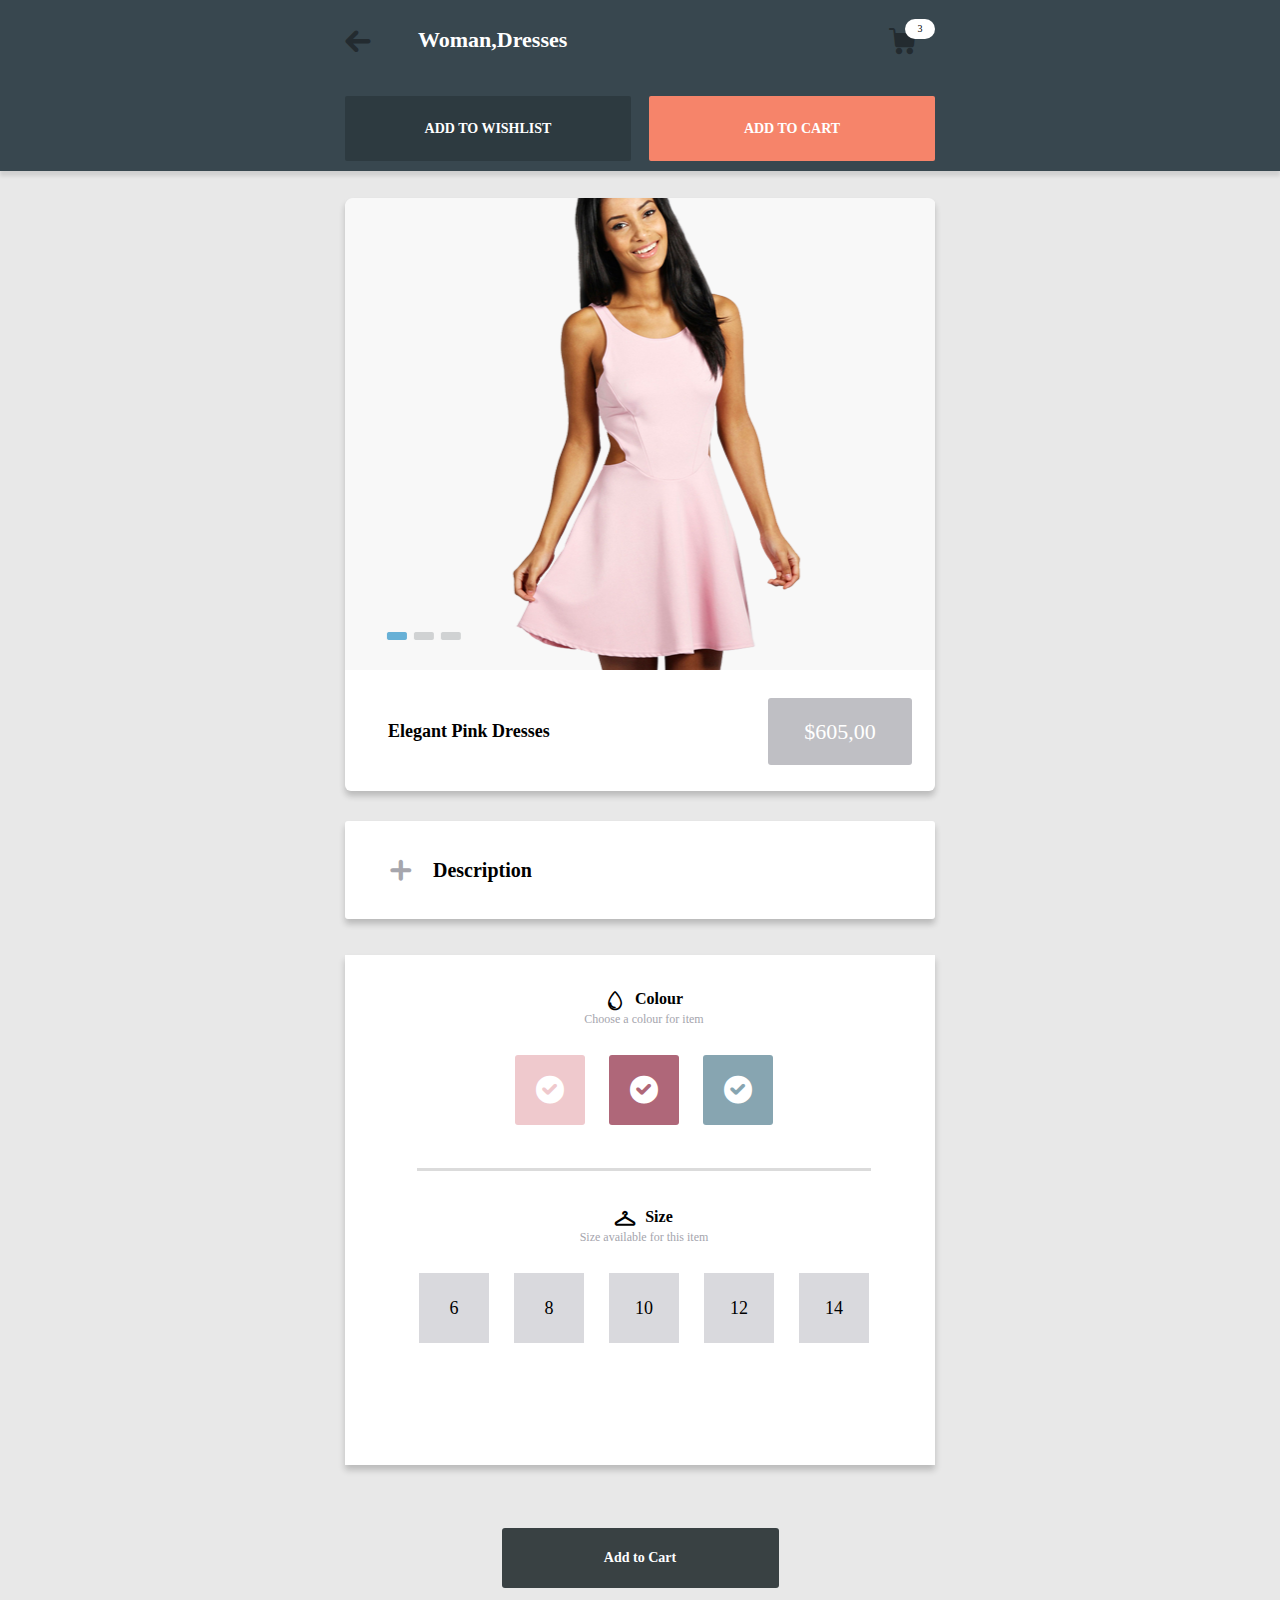
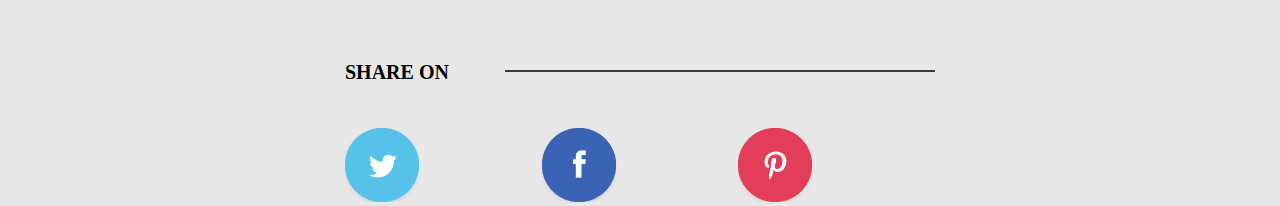
<file: m/index.html>
<!DOCTYPE html>
<html lang="en">
<head>
	<meta charset="UTF-8" />
	<title>women</title>
	<link rel="stylesheet" href="./css/style.css" />
	<link rel="stylesheet" href="./css/reset.css" />
	<link rel="stylesheet" href="./font/iconfont.css" />
	<meta id="viewport" name="viewport" content="width=device-width,minimum-scale=1,maximum-scale=1">
	<script src="js/jquery-3.3.1.min.js"></script>
	<script src="js/m.js"></script>
	<script>
		window.onload = window.onresize = function(){
			var view_width = document.getElementsByTagName('html')[0].getBoundingClientRect().width;

			var _html = document.getElementsByTagName('html')[0];
			view_width>640?_html.style.fontSize = 640 / 16 + 'px':_html.style.fontSize = view_width / 16 + 'px';
		}
	</script>
	<script src=""></script>
</head>
<body>
	<div class="Top">
		<div class="wrapper">
			<div class="header">
				<a href="###" class="return"><i class="iconfont">&#xe600;</i></a>
				<span class="title">Woman,Dresses</span>
				<a href="" class="shops"><i class="iconfont">&#xe6ba;</i><span>3</span></a>
			</div>
			<div class="button">
				<a href="">add to wishlist</a>
				<a href="">add to cart</a>
			</div>
		</div>
	</div>
	<div class="content">
		<ul class="banner">
			<li><a href=""><img src="img/banner.png" alt="" /></a></li>
		</ul>
		<div class="botm">
			<a href="###" class="text">Elegant Pink Dresses</a>
			<a href="" class="butn">$605,00</a>
		</div>
	</div>
	<div class="tianjia">
		<a href="###" class="jia"><i class="iconfont">&#xe721;</i></a>
		<p class="jia_p">Description</p>
	</div>
	<div class="conten_2">
		<h1><i class="iconfont">&#xe750;</i>Colour</h1>
		<p class="chioi">Choose a colour for item</p>
		<div class="btn">
			<a href="###" class="a1"><i class="iconfont">&#xe610;</i></a>
			<a href="###"><i class="iconfont">&#xe610;</i></a>
			<a href="###"><i class="iconfont">&#xe610;</i></a>
		</div>
		<div class="line"></div>
		<h1><i class="iconfont">&#xe7ad;</i>Size</h1>
		<p class="chioi">Size available for this item</p>
		<div class="commt">
			<a href="###">6</a>
			<a href="###">8</a>
			<a href="###">10</a>
			<a href="###">12</a>
			<a href="###">14</a>
		</div>
	</div>
	<a class="btnnn">Add to Cart</a>
	<div class="footer">
		<div class="foot_t">
			<span class="wen">share on</span>
			<span class="foo_line"></span>
		</div>
		<div class="foot_b">
			<div>
				<img src="img/1.png" alt="" />
				<span class="bg">205</span>
			</div>
			<div>
				<img src="img/2.png" alt="" />
				<span class="bg">332</span>
			</div>
			<div>
				<img src="img/3.png" alt="" />
				<span class="bg">112</span>
			</div>
		</div>
	</div>
</body>
</html>
</file>
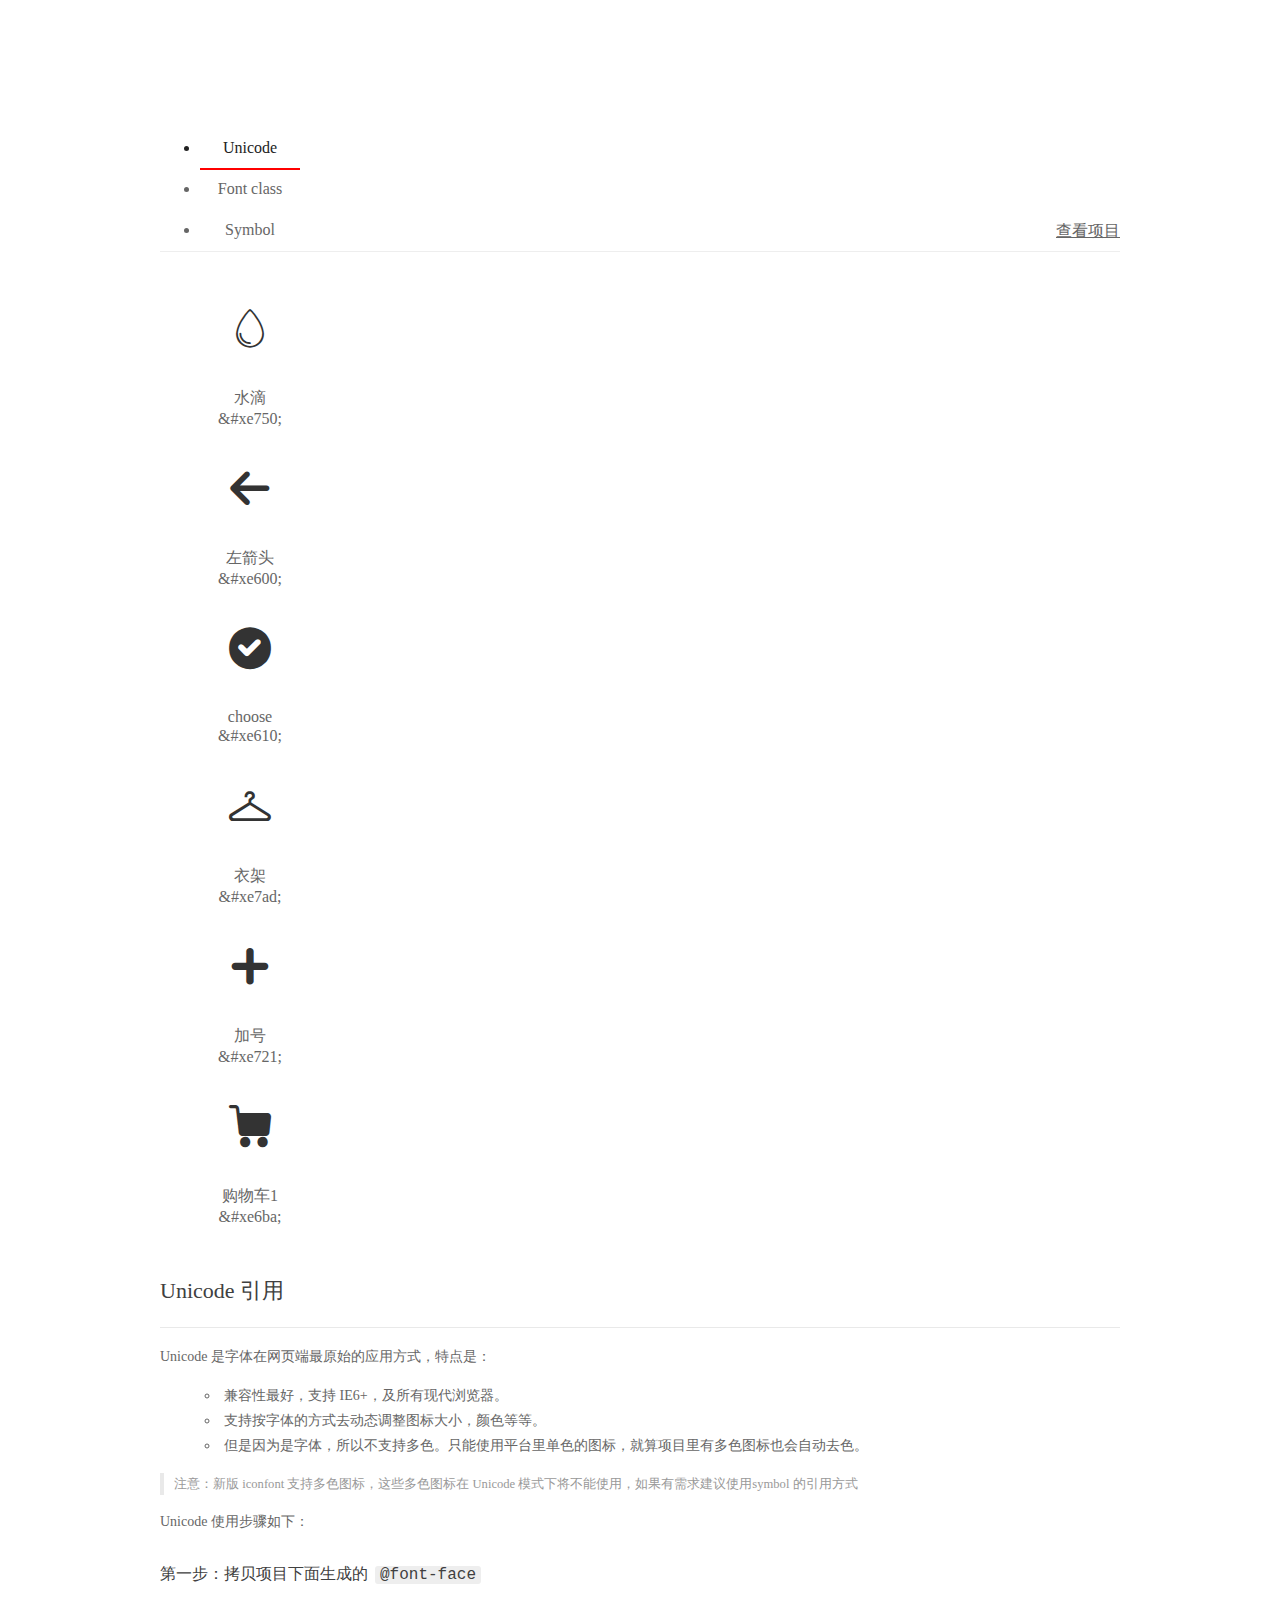
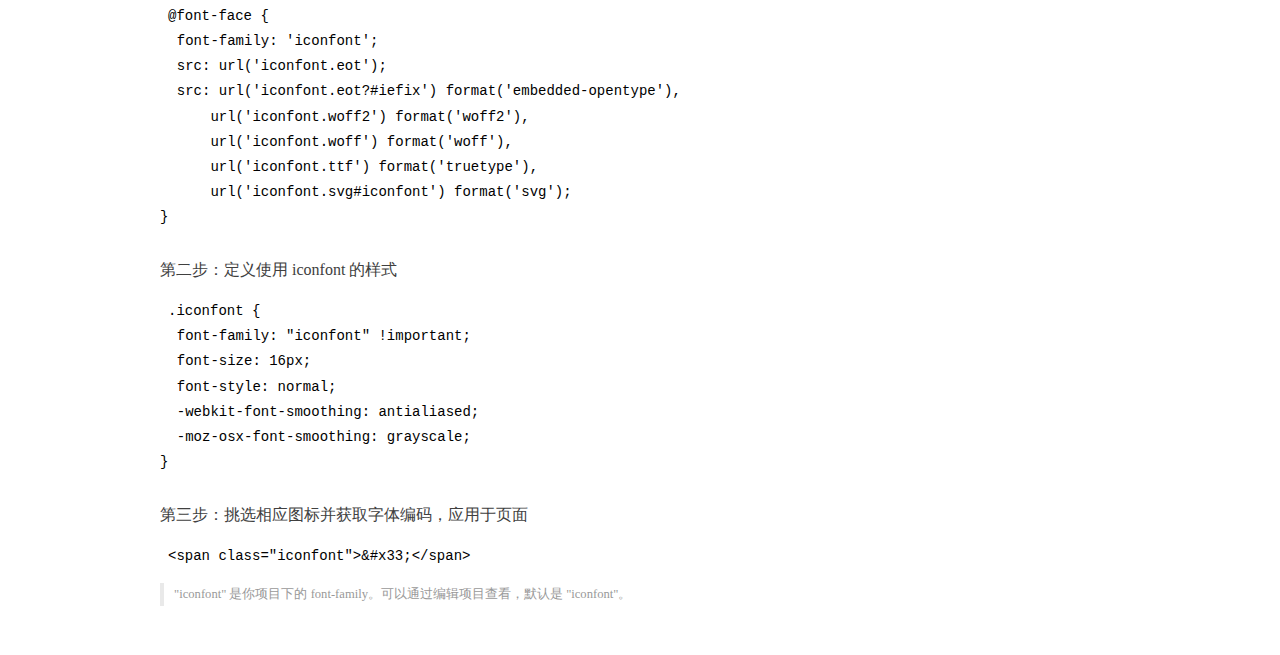
<file: m/font/demo_index.html>
<!DOCTYPE html>
<html>
<head>
  <meta charset="utf-8"/>
  <title>IconFont Demo</title>
  <link rel="shortcut icon" href="https://gtms04.alicdn.com/tps/i4/TB1_oz6GVXXXXaFXpXXJDFnIXXX-64-64.ico" type="image/x-icon"/>
  <link rel="stylesheet" href="https://g.alicdn.com/thx/cube/1.3.2/cube.min.css">
  <link rel="stylesheet" href="demo.css">
  <link rel="stylesheet" href="iconfont.css">
  <script src="iconfont.js"></script>
  <!-- jQuery -->
  <script src="https://a1.alicdn.com/oss/uploads/2018/12/26/7bfddb60-08e8-11e9-9b04-53e73bb6408b.js"></script>
  <!-- 代码高亮 -->
  <script src="https://a1.alicdn.com/oss/uploads/2018/12/26/a3f714d0-08e6-11e9-8a15-ebf944d7534c.js"></script>
</head>
<body>
  <div class="main">
    <h1 class="logo"><a href="https://www.iconfont.cn/" title="iconfont 首页" target="_blank">&#xe86b;</a></h1>
    <div class="nav-tabs">
      <ul id="tabs" class="dib-box">
        <li class="dib active"><span>Unicode</span></li>
        <li class="dib"><span>Font class</span></li>
        <li class="dib"><span>Symbol</span></li>
      </ul>
      
      <a href="https://www.iconfont.cn/manage/index?manage_type=myprojects&projectId=1167451" target="_blank" class="nav-more">查看项目</a>
      
    </div>
    <div class="tab-container">
      <div class="content unicode" style="display: block;">
          <ul class="icon_lists dib-box">
          
            <li class="dib">
              <span class="icon iconfont">&#xe750;</span>
                <div class="name">水滴</div>
                <div class="code-name">&amp;#xe750;</div>
              </li>
          
            <li class="dib">
              <span class="icon iconfont">&#xe600;</span>
                <div class="name">左箭头</div>
                <div class="code-name">&amp;#xe600;</div>
              </li>
          
            <li class="dib">
              <span class="icon iconfont">&#xe610;</span>
                <div class="name">choose</div>
                <div class="code-name">&amp;#xe610;</div>
              </li>
          
            <li class="dib">
              <span class="icon iconfont">&#xe7ad;</span>
                <div class="name">衣架</div>
                <div class="code-name">&amp;#xe7ad;</div>
              </li>
          
            <li class="dib">
              <span class="icon iconfont">&#xe721;</span>
                <div class="name">加号</div>
                <div class="code-name">&amp;#xe721;</div>
              </li>
          
            <li class="dib">
              <span class="icon iconfont">&#xe6ba;</span>
                <div class="name">购物车1</div>
                <div class="code-name">&amp;#xe6ba;</div>
              </li>
          
          </ul>
          <div class="article markdown">
          <h2 id="unicode-">Unicode 引用</h2>
          <hr>

          <p>Unicode 是字体在网页端最原始的应用方式，特点是：</p>
          <ul>
            <li>兼容性最好，支持 IE6+，及所有现代浏览器。</li>
            <li>支持按字体的方式去动态调整图标大小，颜色等等。</li>
            <li>但是因为是字体，所以不支持多色。只能使用平台里单色的图标，就算项目里有多色图标也会自动去色。</li>
          </ul>
          <blockquote>
            <p>注意：新版 iconfont 支持多色图标，这些多色图标在 Unicode 模式下将不能使用，如果有需求建议使用symbol 的引用方式</p>
          </blockquote>
          <p>Unicode 使用步骤如下：</p>
          <h3 id="-font-face">第一步：拷贝项目下面生成的 <code>@font-face</code></h3>
<pre><code class="language-css"
>@font-face {
  font-family: 'iconfont';
  src: url('iconfont.eot');
  src: url('iconfont.eot?#iefix') format('embedded-opentype'),
      url('iconfont.woff2') format('woff2'),
      url('iconfont.woff') format('woff'),
      url('iconfont.ttf') format('truetype'),
      url('iconfont.svg#iconfont') format('svg');
}
</code></pre>
          <h3 id="-iconfont-">第二步：定义使用 iconfont 的样式</h3>
<pre><code class="language-css"
>.iconfont {
  font-family: "iconfont" !important;
  font-size: 16px;
  font-style: normal;
  -webkit-font-smoothing: antialiased;
  -moz-osx-font-smoothing: grayscale;
}
</code></pre>
          <h3 id="-">第三步：挑选相应图标并获取字体编码，应用于页面</h3>
<pre>
<code class="language-html"
>&lt;span class="iconfont"&gt;&amp;#x33;&lt;/span&gt;
</code></pre>
          <blockquote>
            <p>"iconfont" 是你项目下的 font-family。可以通过编辑项目查看，默认是 "iconfont"。</p>
          </blockquote>
          </div>
      </div>
      <div class="content font-class">
        <ul class="icon_lists dib-box">
          
          <li class="dib">
            <span class="icon iconfont icon-iconset0457"></span>
            <div class="name">
              水滴
            </div>
            <div class="code-name">.icon-iconset0457
            </div>
          </li>
          
          <li class="dib">
            <span class="icon iconfont icon-left-arrow"></span>
            <div class="name">
              左箭头
            </div>
            <div class="code-name">.icon-left-arrow
            </div>
          </li>
          
          <li class="dib">
            <span class="icon iconfont icon-choose"></span>
            <div class="name">
              choose
            </div>
            <div class="code-name">.icon-choose
            </div>
          </li>
          
          <li class="dib">
            <span class="icon iconfont icon-yijia"></span>
            <div class="name">
              衣架
            </div>
            <div class="code-name">.icon-yijia
            </div>
          </li>
          
          <li class="dib">
            <span class="icon iconfont icon-jiahao"></span>
            <div class="name">
              加号
            </div>
            <div class="code-name">.icon-jiahao
            </div>
          </li>
          
          <li class="dib">
            <span class="icon iconfont icon-gouwuche"></span>
            <div class="name">
              购物车1
            </div>
            <div class="code-name">.icon-gouwuche
            </div>
          </li>
          
        </ul>
        <div class="article markdown">
        <h2 id="font-class-">font-class 引用</h2>
        <hr>

        <p>font-class 是 Unicode 使用方式的一种变种，主要是解决 Unicode 书写不直观，语意不明确的问题。</p>
        <p>与 Unicode 使用方式相比，具有如下特点：</p>
        <ul>
          <li>兼容性良好，支持 IE8+，及所有现代浏览器。</li>
          <li>相比于 Unicode 语意明确，书写更直观。可以很容易分辨这个 icon 是什么。</li>
          <li>因为使用 class 来定义图标，所以当要替换图标时，只需要修改 class 里面的 Unicode 引用。</li>
          <li>不过因为本质上还是使用的字体，所以多色图标还是不支持的。</li>
        </ul>
        <p>使用步骤如下：</p>
        <h3 id="-fontclass-">第一步：引入项目下面生成的 fontclass 代码：</h3>
<pre><code class="language-html">&lt;link rel="stylesheet" href="./iconfont.css"&gt;
</code></pre>
        <h3 id="-">第二步：挑选相应图标并获取类名，应用于页面：</h3>
<pre><code class="language-html">&lt;span class="iconfont icon-xxx"&gt;&lt;/span&gt;
</code></pre>
        <blockquote>
          <p>"
            iconfont" 是你项目下的 font-family。可以通过编辑项目查看，默认是 "iconfont"。</p>
        </blockquote>
      </div>
      </div>
      <div class="content symbol">
          <ul class="icon_lists dib-box">
          
            <li class="dib">
                <svg class="icon svg-icon" aria-hidden="true">
                  <use xlink:href="#icon-iconset0457"></use>
                </svg>
                <div class="name">水滴</div>
                <div class="code-name">#icon-iconset0457</div>
            </li>
          
            <li class="dib">
                <svg class="icon svg-icon" aria-hidden="true">
                  <use xlink:href="#icon-left-arrow"></use>
                </svg>
                <div class="name">左箭头</div>
                <div class="code-name">#icon-left-arrow</div>
            </li>
          
            <li class="dib">
                <svg class="icon svg-icon" aria-hidden="true">
                  <use xlink:href="#icon-choose"></use>
                </svg>
                <div class="name">choose</div>
                <div class="code-name">#icon-choose</div>
            </li>
          
            <li class="dib">
                <svg class="icon svg-icon" aria-hidden="true">
                  <use xlink:href="#icon-yijia"></use>
                </svg>
                <div class="name">衣架</div>
                <div class="code-name">#icon-yijia</div>
            </li>
          
            <li class="dib">
                <svg class="icon svg-icon" aria-hidden="true">
                  <use xlink:href="#icon-jiahao"></use>
                </svg>
                <div class="name">加号</div>
                <div class="code-name">#icon-jiahao</div>
            </li>
          
            <li class="dib">
                <svg class="icon svg-icon" aria-hidden="true">
                  <use xlink:href="#icon-gouwuche"></use>
                </svg>
                <div class="name">购物车1</div>
                <div class="code-name">#icon-gouwuche</div>
            </li>
          
          </ul>
          <div class="article markdown">
          <h2 id="symbol-">Symbol 引用</h2>
          <hr>

          <p>这是一种全新的使用方式，应该说这才是未来的主流，也是平台目前推荐的用法。相关介绍可以参考这篇<a href="">文章</a>
            这种用法其实是做了一个 SVG 的集合，与另外两种相比具有如下特点：</p>
          <ul>
            <li>支持多色图标了，不再受单色限制。</li>
            <li>通过一些技巧，支持像字体那样，通过 <code>font-size</code>, <code>color</code> 来调整样式。</li>
            <li>兼容性较差，支持 IE9+，及现代浏览器。</li>
            <li>浏览器渲染 SVG 的性能一般，还不如 png。</li>
          </ul>
          <p>使用步骤如下：</p>
          <h3 id="-symbol-">第一步：引入项目下面生成的 symbol 代码：</h3>
<pre><code class="language-html">&lt;script src="./iconfont.js"&gt;&lt;/script&gt;
</code></pre>
          <h3 id="-css-">第二步：加入通用 CSS 代码（引入一次就行）：</h3>
<pre><code class="language-html">&lt;style&gt;
.icon {
  width: 1em;
  height: 1em;
  vertical-align: -0.15em;
  fill: currentColor;
  overflow: hidden;
}
&lt;/style&gt;
</code></pre>
          <h3 id="-">第三步：挑选相应图标并获取类名，应用于页面：</h3>
<pre><code class="language-html">&lt;svg class="icon" aria-hidden="true"&gt;
  &lt;use xlink:href="#icon-xxx"&gt;&lt;/use&gt;
&lt;/svg&gt;
</code></pre>
          </div>
      </div>

    </div>
  </div>
  <script>
  $(document).ready(function () {
      $('.tab-container .content:first').show()

      $('#tabs li').click(function (e) {
        var tabContent = $('.tab-container .content')
        var index = $(this).index()

        if ($(this).hasClass('active')) {
          return
        } else {
          $('#tabs li').removeClass('active')
          $(this).addClass('active')

          tabContent.hide().eq(index).fadeIn()
        }
      })
    })
  </script>
</body>
</html>
</file>
<file: m/css/style.css>
.Top{
	width: 100%;
	height: 4.275rem;
	background-color: #38474F;
	box-shadow: 0 0.125rem 0.09rem rgba(0,0,0,.1);
	margin-bottom: 0.675rem;
}
.header{
	width: 100%;
	padding: 0.675rem 0 0.875rem;
	display: block;
	height: 0.85rem;
	clear: both;
}
.return{
	color: #232B30;
	font-size: 0.65rem;
	font-weight: 700;
	margin-right: 1.175rem;
	float: left;
}
.title{
	font-size: 0.55rem;
	color: #fff;
	font-weight: 700;
	float: left;
}
.shops{
	display: block;
	float: right;
	font-size: 0.65rem;
	color: #232B30;
	cursor: pointer;
	position:relative;
	margin-right: 0.5rem;
}
.shops span{
	width: 0.75rem;
	height: 0.5rem;
	background-color: #fff;
	color: #000;
	line-height: 0.5rem;
	text-align: center;
	display: block;
	font-size: 0.25rem;
	border-radius: 0.3rem;
	position: absolute;
	top: -0.2rem;
	right: -0.5rem;
}
.button{
	width: 100%;
	height: 1.625rem;
}
.button a:nth-child(1){
	width: 7.15rem;
	height: 1.625rem;
	background-color: #2D3A40;
	color: #fff;
	font-size: 0.35rem;
	text-align: center;
	line-height: 1.625rem;
	display: block;
	float: left;
	border-radius: 0.05rem;
	text-transform: uppercase;
	font-weight: 700;
}
.button a:nth-child(2){
	width: 7.15rem;
	height: 1.625rem;
	background-color: #F6846A;
	color: #fff;
	font-size: 0.35rem;
	text-align: center;
	line-height: 1.625rem;
	display: block;
	float: right;
	border-radius: 0.05rem;
	text-transform: uppercase;
	font-weight: 700;
}
.content{
	width: 14.75rem;
	height: 14.825rem;
	background-color: #fff;
	box-shadow: 0 0.125rem 0.165rem rgba(0,0,0,.2);
	margin-left: auto;
	margin-right: auto;
	border-radius: 0.15rem;
}
.banner li a img{ 
	width: 14.75rem;
	height: 11.825rem;
}
.botm{
	width: 13.1rem;
	height: 1.675rem;
	padding-top: 0.675rem;
	padding-bottom: 0.675rem;
	padding-right: 0.675rem;
	padding-left: 1.075rem;
	overflow: hidden;
}
.text{
	height: 1.675rem;
	line-height: 1.675rem;
	color: #000;
	font-size: 0.45rem;
	font-weight: 700;
	float: left;
}
.butn{
	width: 3.6rem;
	height: 1.675rem;
	line-height: 1.675rem;
	text-align: center;
	color: #fff;
	font-size: 0.55rem;
	float: right;
	background-color: #BFBFC4;
	border-radius: 0.075rem;
}
.tianjia{
	width: 13.65rem;
	height: 2.45rem;
	padding-left: 1.1rem;
	background-color: #fff;
	border-radius: 0.075rem;
	margin-top: 0.75rem;
	margin-bottom: 0.9rem;
	box-shadow: 0 0.125rem 0.165rem rgba(0,0,0,.2);
	margin-left: auto;
	margin-right: auto;
}
.jia{
	display: block;
	float: left;
	line-height: 2.45rem;
	font-size: 0.6rem;
	color: #A6A6AD;
}
.jia_p{
	font-size: 0.5rem;
	font-weight: 700;
	color: #000;
	line-height: 2.45rem;
	margin-left: 1.1rem;
}
.conten_2{
	width: 11.35rem;
	height: 10.85rem;
	margin-left: auto;
	margin-right: auto;
	margin-bottom: 1.575rem;
	padding-top: 0.85rem;
	padding-bottom: 0.85rem;
	padding-left: 1.8rem;
	padding-right: 1.6rem;
	padding-bottom: 1.05rem;
	box-shadow: 0 0.125rem 0.165rem rgba(0,0,0,.2);
	background-color: #fff;
	text-align: center;
}
.conten_2 h1{
	font-size: 0.4rem;
	color: #000;
	vertical-align: middle;
}
.conten_2 h1 i{
	font-size: 0.5rem;
	color: #000;
	vertical-align: middle;
	margin-right: 0.25rem;
}
.chioi{
	font-size: 0.3rem;
	color: #A5A5AD;
	margin-bottom: 0.7rem;
}
.btn{
	width: 6.6rem;
	height: 1.75rem;
	margin-left: auto;
	margin-right: auto;
	font-size: 0;
}
.btn a{
	width: 1.75rem;
	height: 1.75rem;
	border-radius: 0.075rem;
	display: inline-block;
	font-size: 0.7rem;
	text-align: center;
	line-height: 1.75rem;
	color: #fff;
}

.btn a:nth-child(1){
	background-color: #EFC9CD;

}
.btn a:nth-child(2){
	margin: 0 0.6rem;
	background-color: #AF6779;
}
.btn a:nth-child(3){
	background-color: #87A5B1;
}
.line{
	width: 100%;
	height: 0.075rem;
	background-color: #DBDBDB;
	margin-top: 1.075rem;
	margin-bottom: 0.9rem;
}
.commt{
	width: 11.35rem;
	height: 1.775rem;
	margin: 0 auto;
	font-size: 0;
}
.commt a{
	width: 1.75rem;
	hyphens: 1.75rem;
	line-height: 1.75rem;
	text-align: center;
	color: #000;
	font-size: 0.45rem;
	background-color: #D9D9DD;
	display: inline-block;
	margin-right: 0.625rem;
}
.commt a:last-child{
	margin-right: 0;
}
.commt a:hover{
	background-color: #67AFD5;
	color: #fff;
}
.btnnn{
	margin-left: auto;
	margin-right: auto;
	width: 6.925rem;
	height: 1.5rem;
	background-color: #394143;
	text-align: center;
	line-height: 1.5rem;
	font-size: 0.35rem;
	color: #fff;
	border: 0;
	outline: none;
	border-radius: 0.075rem;
	font-weight: 700;
	display: block;
	margin-bottom: 1.825rem;
}
.footer{
	width: 14.75rem;
	overflow: hidden;
	margin-left: auto;
	margin-right: auto;
}
.foot_t{
	width: 100%;
	height: 0.55rem;
	clear: both;
}
.wen{
	font-size: 0.5rem;
	height: 0.5rem;
	float: left;
	display: block;
	color: #000;
	text-transform: uppercase;
	font-weight: 700;
	line-height: 0.55rem;
	display: block;
}
.foo_line{
	width: 10.75rem;
	height: 0.05rem;
	background-color: #323B3E;
	display: block;
	float: right;
	margin-top: 0.225rem;
}
.foot_b div{
	width: 33.333%;
	display: flex;
	height: 1.95rem;
	float: left;
	margin-top: 1.125rem;
	position: relative;
}
.foot_b div img{
	width:1.85rem;
	height:1.85rem;
	position: absolute;
	left: 0;
}
.bg{
	background: url(../img/bg.png) no-repeat;
	width: 1.75rem;
	height:0.975rem;
	position: absolute;
	font-size: 0.3rem;
	line-height: 0.975rem;
	text-align: center;
	right: 0.8rem;
	top: 0.425rem;
	display: none;
}
.foot_b div:hover .bg{
	display: block;
}
</file>
<file: m/font/iconfont.css>
@font-face {font-family: "iconfont";
  src: url('iconfont.eot?t=1556523957980'); /* IE9 */
  src: url('iconfont.eot?t=1556523957980#iefix') format('embedded-opentype'), /* IE6-IE8 */
  url('[data-uri]') format('woff2'),
  url('iconfont.woff?t=1556523957980') format('woff'),
  url('iconfont.ttf?t=1556523957980') format('truetype'), /* chrome, firefox, opera, Safari, Android, iOS 4.2+ */
  url('iconfont.svg?t=1556523957980#iconfont') format('svg'); /* iOS 4.1- */
}

.iconfont {
  font-family: "iconfont" !important;
  font-style: normal;
  -webkit-font-smoothing: antialiased;
  -moz-osx-font-smoothing: grayscale;
}

.icon-iconset0457:before {
  content: "\e750";
}

.icon-left-arrow:before {
  content: "\e600";
}

.icon-choose:before {
  content: "\e610";
}

.icon-yijia:before {
  content: "\e7ad";
}

.icon-jiahao:before {
  content: "\e721";
}

.icon-gouwuche:before {
  content: "\e6ba";
}
</file>
<file: m/font/demo.css>
/* Logo 字体 */
@font-face {
  font-family: "iconfont logo";
  src: url('https://at.alicdn.com/t/font_985780_km7mi63cihi.eot?t=1545807318834');
  src: url('https://at.alicdn.com/t/font_985780_km7mi63cihi.eot?t=1545807318834#iefix') format('embedded-opentype'),
    url('https://at.alicdn.com/t/font_985780_km7mi63cihi.woff?t=1545807318834') format('woff'),
    url('https://at.alicdn.com/t/font_985780_km7mi63cihi.ttf?t=1545807318834') format('truetype'),
    url('https://at.alicdn.com/t/font_985780_km7mi63cihi.svg?t=1545807318834#iconfont') format('svg');
}

.logo {
  font-family: "iconfont logo";
  font-size: 160px;
  font-style: normal;
  -webkit-font-smoothing: antialiased;
  -moz-osx-font-smoothing: grayscale;
}

/* tabs */
.nav-tabs {
  position: relative;
}

.nav-tabs .nav-more {
  position: absolute;
  right: 0;
  bottom: 0;
  height: 42px;
  line-height: 42px;
  color: #666;
}

#tabs {
  border-bottom: 1px solid #eee;
}

#tabs li {
  cursor: pointer;
  width: 100px;
  height: 40px;
  line-height: 40px;
  text-align: center;
  font-size: 16px;
  border-bottom: 2px solid transparent;
  position: relative;
  z-index: 1;
  margin-bottom: -1px;
  color: #666;
}


#tabs .active {
  border-bottom-color: #f00;
  color: #222;
}

.tab-container .content {
  display: none;
}

/* 页面布局 */
.main {
  padding: 30px 100px;
  width: 960px;
  margin: 0 auto;
}

.main .logo {
  color: #333;
  text-align: left;
  margin-bottom: 30px;
  line-height: 1;
  height: 110px;
  margin-top: -50px;
  overflow: hidden;
  *zoom: 1;
}

.main .logo a {
  font-size: 160px;
  color: #333;
}

.helps {
  margin-top: 40px;
}

.helps pre {
  padding: 20px;
  margin: 10px 0;
  border: solid 1px #e7e1cd;
  background-color: #fffdef;
  overflow: auto;
}

.icon_lists {
  width: 100% !important;
  overflow: hidden;
  *zoom: 1;
}

.icon_lists li {
  width: 100px;
  margin-bottom: 10px;
  margin-right: 20px;
  text-align: center;
  list-style: none !important;
  cursor: default;
}

.icon_lists li .code-name {
  line-height: 1.2;
}

.icon_lists .icon {
  display: block;
  height: 100px;
  line-height: 100px;
  font-size: 42px;
  margin: 10px auto;
  color: #333;
  -webkit-transition: font-size 0.25s linear, width 0.25s linear;
  -moz-transition: font-size 0.25s linear, width 0.25s linear;
  transition: font-size 0.25s linear, width 0.25s linear;
}

.icon_lists .icon:hover {
  font-size: 100px;
}

.icon_lists .svg-icon {
  /* 通过设置 font-size 来改变图标大小 */
  width: 1em;
  /* 图标和文字相邻时，垂直对齐 */
  vertical-align: -0.15em;
  /* 通过设置 color 来改变 SVG 的颜色/fill */
  fill: currentColor;
  /* path 和 stroke 溢出 viewBox 部分在 IE 下会显示
      normalize.css 中也包含这行 */
  overflow: hidden;
}

.icon_lists li .name,
.icon_lists li .code-name {
  color: #666;
}

/* markdown 样式 */
.markdown {
  color: #666;
  font-size: 14px;
  line-height: 1.8;
}

.highlight {
  line-height: 1.5;
}

.markdown img {
  vertical-align: middle;
  max-width: 100%;
}

.markdown h1 {
  color: #404040;
  font-weight: 500;
  line-height: 40px;
  margin-bottom: 24px;
}

.markdown h2,
.markdown h3,
.markdown h4,
.markdown h5,
.markdown h6 {
  color: #404040;
  margin: 1.6em 0 0.6em 0;
  font-weight: 500;
  clear: both;
}

.markdown h1 {
  font-size: 28px;
}

.markdown h2 {
  font-size: 22px;
}

.markdown h3 {
  font-size: 16px;
}

.markdown h4 {
  font-size: 14px;
}

.markdown h5 {
  font-size: 12px;
}

.markdown h6 {
  font-size: 12px;
}

.markdown hr {
  height: 1px;
  border: 0;
  background: #e9e9e9;
  margin: 16px 0;
  clear: both;
}

.markdown p {
  margin: 1em 0;
}

.markdown>p,
.markdown>blockquote,
.markdown>.highlight,
.markdown>ol,
.markdown>ul {
  width: 80%;
}

.markdown ul>li {
  list-style: circle;
}

.markdown>ul li,
.markdown blockquote ul>li {
  margin-left: 20px;
  padding-left: 4px;
}

.markdown>ul li p,
.markdown>ol li p {
  margin: 0.6em 0;
}

.markdown ol>li {
  list-style: decimal;
}

.markdown>ol li,
.markdown blockquote ol>li {
  margin-left: 20px;
  padding-left: 4px;
}

.markdown code {
  margin: 0 3px;
  padding: 0 5px;
  background: #eee;
  border-radius: 3px;
}

.markdown strong,
.markdown b {
  font-weight: 600;
}

.markdown>table {
  border-collapse: collapse;
  border-spacing: 0px;
  empty-cells: show;
  border: 1px solid #e9e9e9;
  width: 95%;
  margin-bottom: 24px;
}

.markdown>table th {
  white-space: nowrap;
  color: #333;
  font-weight: 600;
}

.markdown>table th,
.markdown>table td {
  border: 1px solid #e9e9e9;
  padding: 8px 16px;
  text-align: left;
}

.markdown>table th {
  background: #F7F7F7;
}

.markdown blockquote {
  font-size: 90%;
  color: #999;
  border-left: 4px solid #e9e9e9;
  padding-left: 0.8em;
  margin: 1em 0;
}

.markdown blockquote p {
  margin: 0;
}

.markdown .anchor {
  opacity: 0;
  transition: opacity 0.3s ease;
  margin-left: 8px;
}

.markdown .waiting {
  color: #ccc;
}

.markdown h1:hover .anchor,
.markdown h2:hover .anchor,
.markdown h3:hover .anchor,
.markdown h4:hover .anchor,
.markdown h5:hover .anchor,
.markdown h6:hover .anchor {
  opacity: 1;
  display: inline-block;
}

.markdown>br,
.markdown>p>br {
  clear: both;
}


.hljs {
  display: block;
  background: white;
  padding: 0.5em;
  color: #333333;
  overflow-x: auto;
}

.hljs-comment,
.hljs-meta {
  color: #969896;
}

.hljs-string,
.hljs-variable,
.hljs-template-variable,
.hljs-strong,
.hljs-emphasis,
.hljs-quote {
  color: #df5000;
}

.hljs-keyword,
.hljs-selector-tag,
.hljs-type {
  color: #a71d5d;
}

.hljs-literal,
.hljs-symbol,
.hljs-bullet,
.hljs-attribute {
  color: #0086b3;
}

.hljs-section,
.hljs-name {
  color: #63a35c;
}

.hljs-tag {
  color: #333333;
}

.hljs-title,
.hljs-attr,
.hljs-selector-id,
.hljs-selector-class,
.hljs-selector-attr,
.hljs-selector-pseudo {
  color: #795da3;
}

.hljs-addition {
  color: #55a532;
  background-color: #eaffea;
}

.hljs-deletion {
  color: #bd2c00;
  background-color: #ffecec;
}

.hljs-link {
  text-decoration: underline;
}

/* 代码高亮 */
/* PrismJS 1.15.0
https://prismjs.com/download.html#themes=prism&languages=markup+css+clike+javascript */
/**
 * prism.js default theme for JavaScript, CSS and HTML
 * Based on dabblet (http://dabblet.com)
 * @author Lea Verou
 */
code[class*="language-"],
pre[class*="language-"] {
  color: black;
  background: none;
  text-shadow: 0 1px white;
  font-family: Consolas, Monaco, 'Andale Mono', 'Ubuntu Mono', monospace;
  text-align: left;
  white-space: pre;
  word-spacing: normal;
  word-break: normal;
  word-wrap: normal;
  line-height: 1.5;

  -moz-tab-size: 4;
  -o-tab-size: 4;
  tab-size: 4;

  -webkit-hyphens: none;
  -moz-hyphens: none;
  -ms-hyphens: none;
  hyphens: none;
}

pre[class*="language-"]::-moz-selection,
pre[class*="language-"] ::-moz-selection,
code[class*="language-"]::-moz-selection,
code[class*="language-"] ::-moz-selection {
  text-shadow: none;
  background: #b3d4fc;
}

pre[class*="language-"]::selection,
pre[class*="language-"] ::selection,
code[class*="language-"]::selection,
code[class*="language-"] ::selection {
  text-shadow: none;
  background: #b3d4fc;
}

@media print {

  code[class*="language-"],
  pre[class*="language-"] {
    text-shadow: none;
  }
}

/* Code blocks */
pre[class*="language-"] {
  padding: 1em;
  margin: .5em 0;
  overflow: auto;
}

:not(pre)>code[class*="language-"],
pre[class*="language-"] {
  background: #f5f2f0;
}

/* Inline code */
:not(pre)>code[class*="language-"] {
  padding: .1em;
  border-radius: .3em;
  white-space: normal;
}

.token.comment,
.token.prolog,
.token.doctype,
.token.cdata {
  color: slategray;
}

.token.punctuation {
  color: #999;
}

.namespace {
  opacity: .7;
}

.token.property,
.token.tag,
.token.boolean,
.token.number,
.token.constant,
.token.symbol,
.token.deleted {
  color: #905;
}

.token.selector,
.token.attr-name,
.token.string,
.token.char,
.token.builtin,
.token.inserted {
  color: #690;
}

.token.operator,
.token.entity,
.token.url,
.language-css .token.string,
.style .token.string {
  color: #9a6e3a;
  background: hsla(0, 0%, 100%, .5);
}

.token.atrule,
.token.attr-value,
.token.keyword {
  color: #07a;
}

.token.function,
.token.class-name {
  color: #DD4A68;
}

.token.regex,
.token.important,
.token.variable {
  color: #e90;
}

.token.important,
.token.bold {
  font-weight: bold;
}

.token.italic {
  font-style: italic;
}

.token.entity {
  cursor: help;
}
</file>
